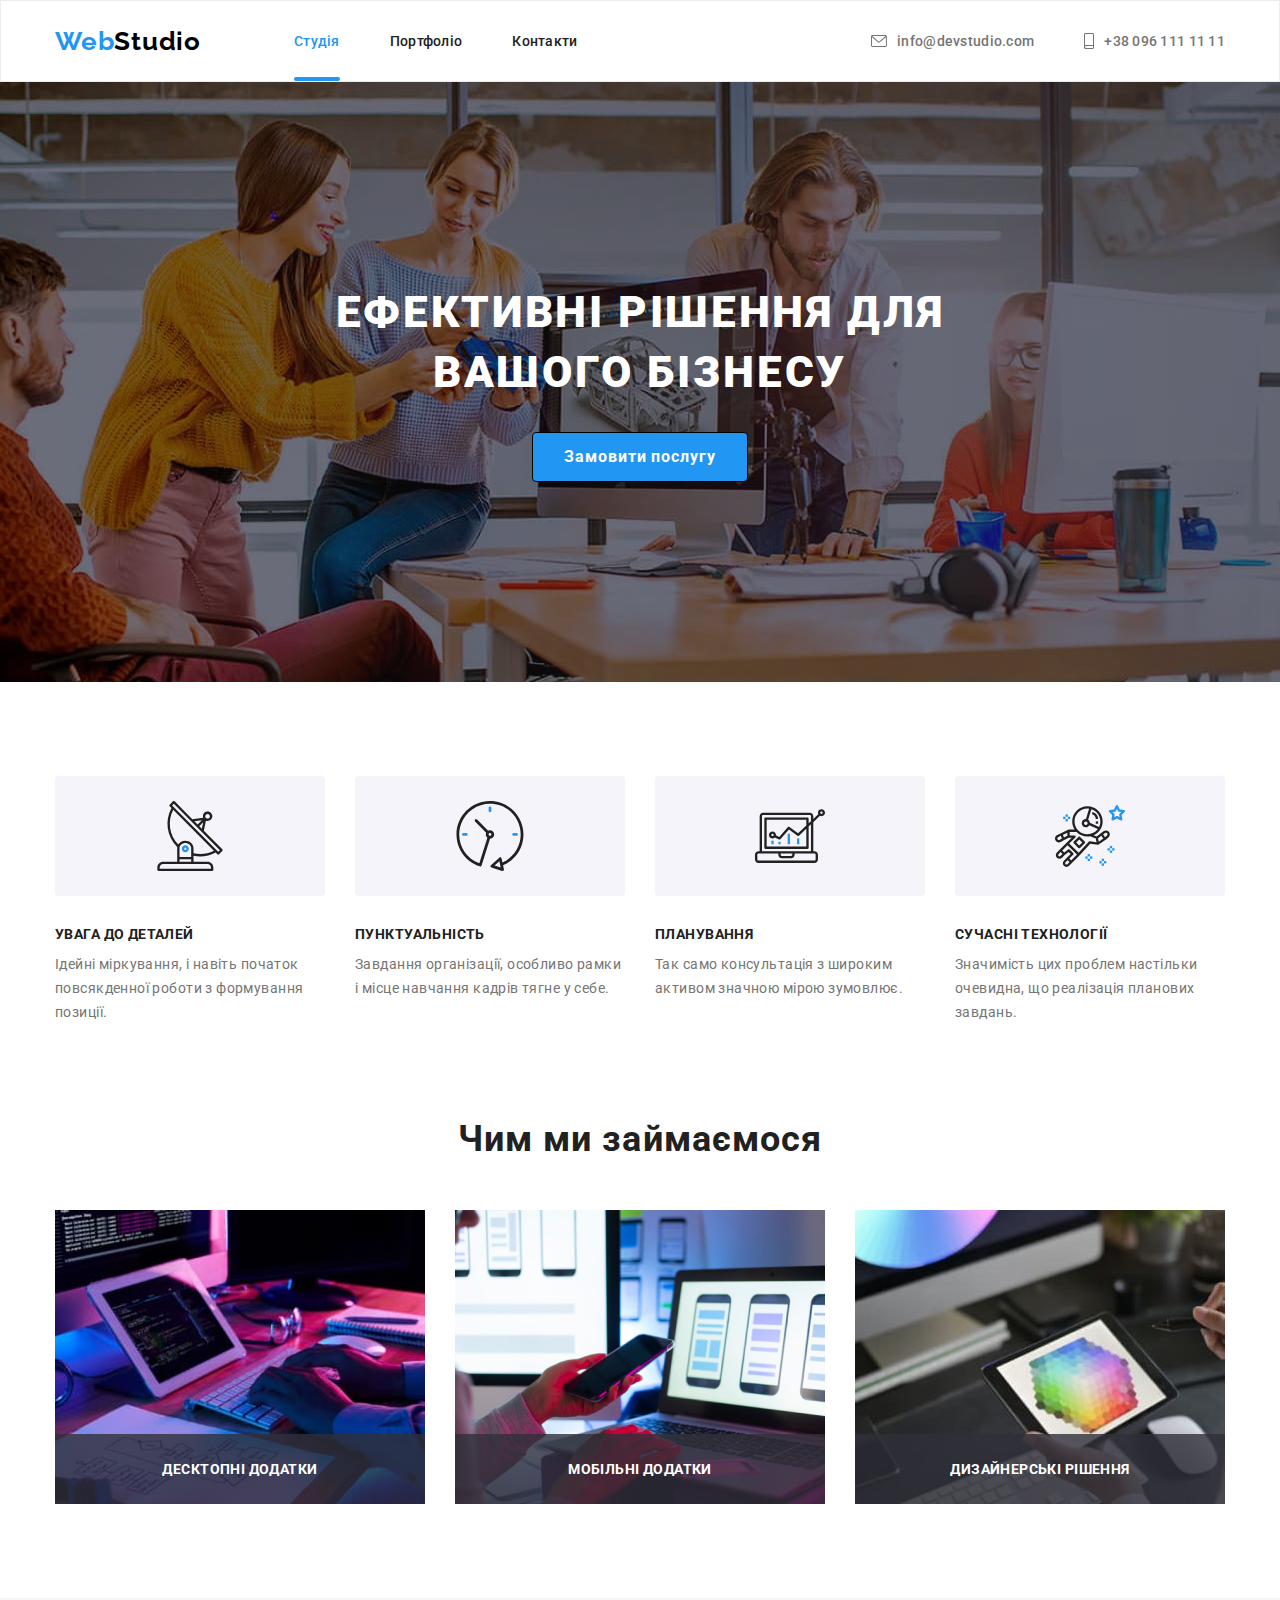
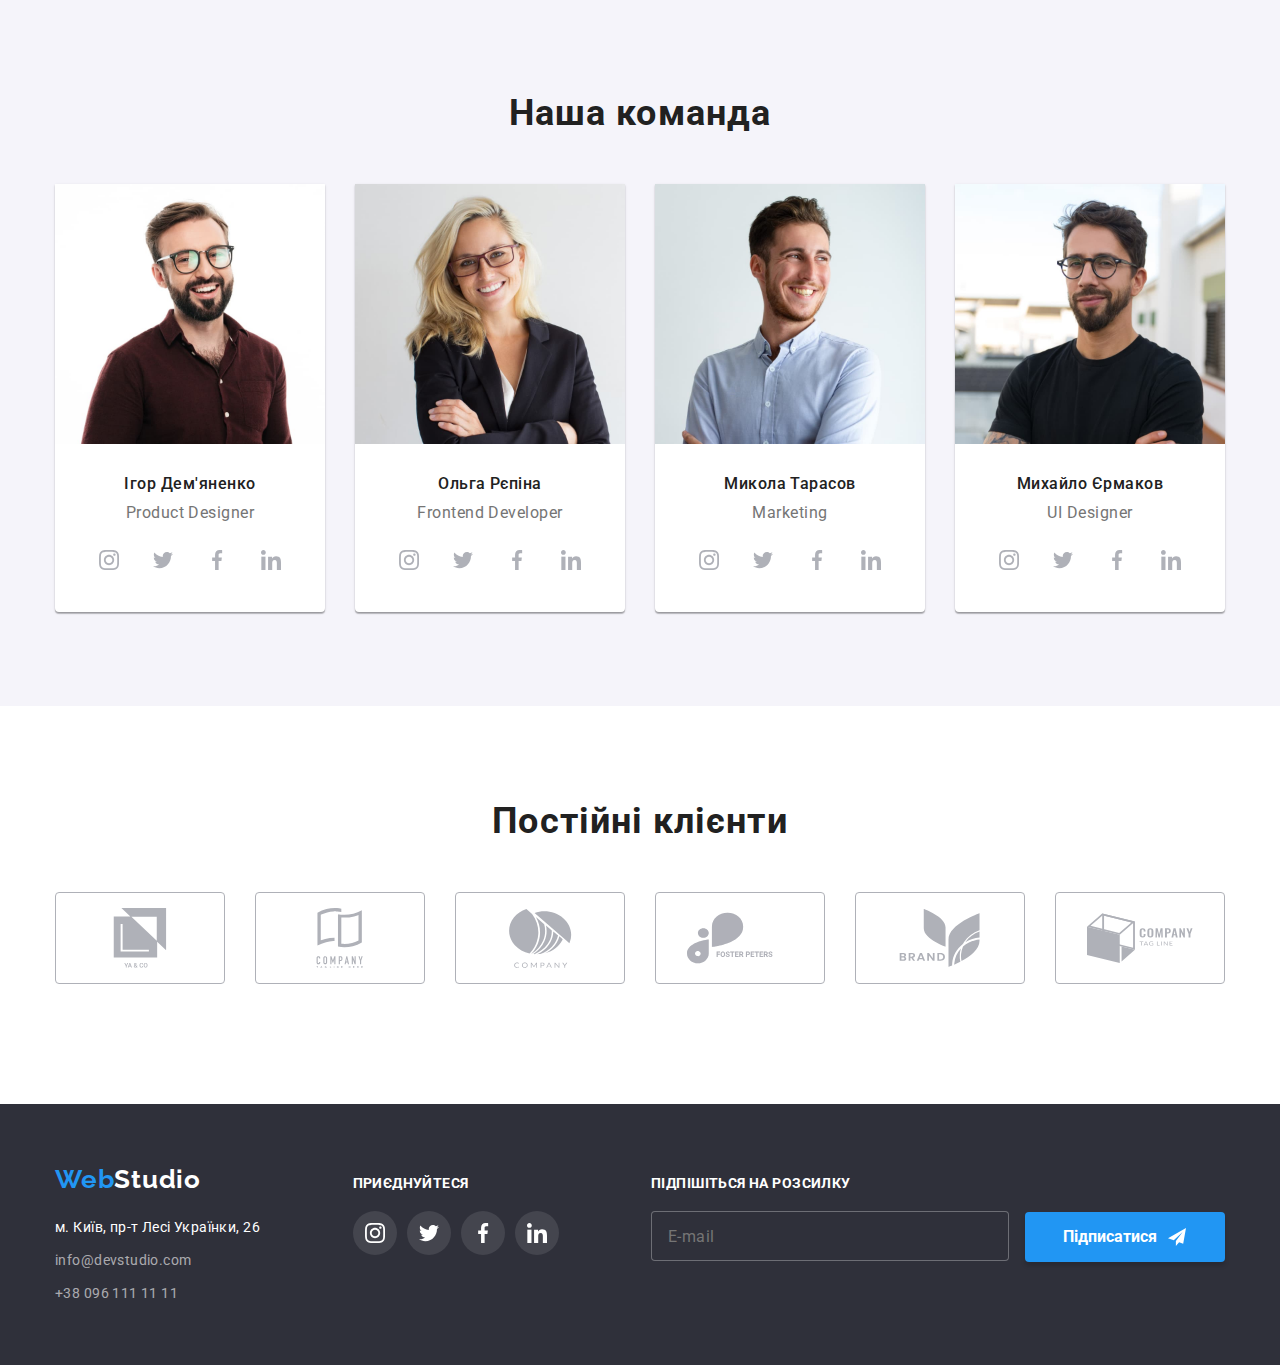
<file: index.html>
<!DOCTYPE html>
<html lang="uk">

<head>
  <meta charset="UTF-8" />
  <meta name="viewport" content="width=device-width, initial-scale=1.0" />
  <title>WebStudio</title>
  <link rel="preconnect" href="https://fonts.googleapis.com" />
  <link rel="preconnect" href="https://fonts.gstatic.com" crossorigin />
  <link href="https://fonts.googleapis.com/css2?family=Raleway:wght@700&family=Roboto:wght@400;500;700;900&display=swap"
    rel="stylesheet" />
  <link rel="stylesheet"
    href="https://cdnjs.cloudflare.com/ajax/libs/modern-normalize/1.1.0/modern-normalize.min.css" />
  <link rel="stylesheet" href="./css/main.min.css" />
</head>

<body>
  <!--капелюх сайту -->
  <header class="page-header">
    <div class="container">
      <div class="container-header">
        <nav class="page-nav">
          <a class="page-logo link" href="./index.html">Web<span class="studio-heder">Studio</span></a>
          <ul class="menu link list">
            <li class="menu__item"><a href="./index.html" class="menu__link link menu__link_current">Студія</a></li>
            <li class="menu__item"><a href="./portfolio.html" class="menu__link link">Портфоліо</a></li>
            <li class="menu__item"><a href="#" class="menu__link link">Контакти</a></li>
          </ul>
        </nav>
        <ul class="contact list">
          <li class="contact__item">
            <a class="contact__link link" href="mailto:info@devstudio.com">
              <svg class="contact__icon-envelope" width="16" height="12">
                <use href="./images/sprite1.svg#icon-envelope"></use>
              </svg>info@devstudio.com</a>
          </li>
          <li class="contact__item">
            <a class="contact__link link" href="tel:+380961111111">
              <svg class="contact__icon-smartphone" width="10" height="16">
                <use href="./images/sprite1.svg#icon-smartphone"></use>
              </svg>+38 096 111 11 11</a>
          </li>
        </ul>
      </div>
    </div>
  </header>
  <!-- основна частина сайту -->
  <main>
    <!-- хіроу-секція -->
    <section class="section hero">
      <h1 class="hero__title">Ефективні рішення для вашого бізнесу</h1>
      <button class="modal-open-btn" type="button" data-modal-open>Замовити послугу</button>
    </section>
    <!-- наші переваги -->
    <section class="section about">
      <div class="container">
        <h2 class="visually-hidden">Наші переваги</h2>
        <ul class="about-list list">
          <li class="about-item">
            <div class="wrapper">
              <svg class="icon-group" width="270" height="120">
                <use href="./images/sprite1.svg#icon-group1"></use>
              </svg>
            </div>
            <h3 class="about-title">УВАГА ДО ДЕТАЛЕЙ</h3>
            <p class="about-text">
              Ідейні міркування, і навіть початок повсякденної роботи з формування позиції.
            </p>
          </li>
          <li class="about-item">
            <div class="wrapper">
              <svg class="icon-group" width="270" height="120">
                <use href="./images/sprite1.svg#icon-group2"></use>
              </svg>
            </div>
            <h3 class="about-title">ПУНКТУАЛЬНІСТЬ</h3>
            <p class="about-text">
              Завдання організації, особливо рамки і місце навчання кадрів тягне у себе.
            </p>
          </li>
          <li class="about-item">
            <div class="wrapper">
              <svg class="icon-group" width="270" height="120">
                <use href="./images/sprite1.svg#icon-group3"></use>
              </svg>
            </div>
            <h3 class="about-title">ПЛАНУВАННЯ</h3>
            <p class="about-text">
              Так само консультація з широким активом значною мірою зумовлює.
            </p>
          </li>
          <li class="about-item">
            <div class="wrapper">
              <svg class="icon-group" width="270" height="120">
                <use href="./images/sprite1.svg#icon-group4"></use>
              </svg>
            </div>
            <h3 class="about-title">СУЧАСНІ ТЕХНОЛОГІЇ</h3>
            <p class="about-text">
              Значимість цих проблем настільки очевидна, що реалізація планових завдань.
            </p>
          </li>
        </ul>
      </div>
    </section>
    <!-- чим займаємось -->
    <section class="section work">
      <div class="container">
        <h2 class="section-title">Чим ми займаємося</h2>
        <ul class="work-list list">
          <li class="work-item">
            <img src="./images/work.imj/box1.jpg" alt="верстка" width="370" class="work-imj" />
            <p class="work-subtitle">десктопні додатки</p>
          </li>
          <li class="work-item">
            <img src="./images/work.imj/box2.jpg" alt="рука-з-телефоном" width="370" />
            <p class="work-subtitle">мобільні додатки</p>
          </li>
          <li class="work-item">
            <img src="./images/work.imj/box3.jpg" alt="рука-з-планшетом" width="370" />
            <p class="work-subtitle">дизайнерські рішення</p>
          </li>
        </ul>
      </div>
    </section>
    <!-- наша команда -->
    <section class="section section-team">
      <div class="container">
        <h2 class="section-title">Наша команда</h2>
        <ul class="team-list list">
          <li class="team-item">
            <img src="./images/team.imj/imj1.jpg" alt="фото-ігоря" width="270" height="260" />
            <h3 class="team-title">Ігор Дем'яненко</h3>
            <p class="team-text">Product Designer</p>
            <ul class="social-list list">
              <li class="social-item">
                <a href="https://www.instagram.com/" class="social-link">
                  <svg class="social-icon" width="20" height="20">
                    <use href="./images/sprite1.svg#icon-instagram"></use>
                  </svg>
                </a>
              </li>
              <li class="social-item">
                <a href="https://www.twitter.com/" class="social-link">
                  <svg class="social-icon" width="20" height="20">
                    <use href="./images/sprite1.svg#icon-twit"></use>
                  </svg>
                </a>
              </li>
              <li class="social-item">
                <a href="https://www.facebook.com/" class="social-link">
                  <svg class="social-icon" width="20" height="20">
                    <use href="./images/sprite1.svg#icon-faceb"></use>
                  </svg>
                </a>
              </li>
              <li class="social-item">
                <a href="https://www.linkedin.com/" class="social-link">
                  <svg class="social-icon" width="20" height="20">
                    <use href="./images/sprite1.svg#icon-linked"></use>
                  </svg>
                </a>
              </li>
            </ul>
          </li>
          <li class="team-item">
            <img src="./images/team.imj/imj2.jpg" alt="фото-ольги" width="270" height="260" />
            <h3 class="team-title">Ольга Рєпіна</h3>
            <p class="team-text">Frontend Developer</p>
            <ul class="social-list list">
              <li class="social-item">
                <a href="https://www.instagram.com/" class="social-link">
                  <svg class="social-icon" width="20" height="20">
                    <use href="./images/sprite1.svg#icon-instagram"></use>
                  </svg>
                </a>
              </li>
              <li class="social-item">
                <a href="https://www.twitter.com/" class="social-link">
                  <svg class="social-icon" width="20" height="20">
                    <use href="./images/sprite1.svg#icon-twit"></use>
                  </svg>
                </a>
              </li>
              <li class="social-item">
                <a href="https://www.facebook.com/" class="social-link">
                  <svg class="social-icon" width="20" height="20">
                    <use href="./images/sprite1.svg#icon-faceb"></use>
                  </svg>
                </a>
              </li>
              <li class="social-item">
                <a href="https://www.linkedin.com/" class="social-link">
                  <svg class="social-icon" width="20" height="20">
                    <use href="./images/sprite1.svg#icon-linked"></use>
                  </svg>
                </a>
              </li>
            </ul>
          </li>
          <li class="team-item">
            <img src="./images/team.imj/imj3.jpg" alt="фото-миколи" width="270" height="260" />
            <h3 class="team-title">Микола Тарасов</h3>
            <p class="team-text">Marketing</p>
            <ul class="social-list list">
              <li class="social-item">
                <a href="https://www.instagram.com/" class="social-link">
                  <svg class="social-icon" width="20" height="20">
                    <use href="./images/sprite1.svg#icon-instagram"></use>
                  </svg>
                </a>
              </li>
              <li class="social-item">
                <a href="https://www.twitter.com/" class="social-link">
                  <svg class="social-icon" width="20" height="20">
                    <use href="./images/sprite1.svg#icon-twit"></use>
                  </svg>
                </a>
              </li>
              <li class="social-item">
                <a href="https://www.facebook.com/" class="social-link">
                  <svg class="social-icon" width="20" height="20">
                    <use href="./images/sprite1.svg#icon-faceb"></use>
                  </svg>
                </a>
              </li>
              <li class="social-item">
                <a href="https://www.linkedin.com/" class="social-link">
                  <svg class="social-icon" width="20" height="20">
                    <use href="./images/sprite1.svg#icon-linked"></use>
                  </svg>
                </a>
              </li>
            </ul>
          </li>
          <li class="team-item">
            <img src="./images/team.imj/imj4.jpg" alt="фото-михайла" width="270" height="260" />
            <h3 class="team-title">Михайло Єрмаков</h3>
            <p class="team-text">UI Designer</p>
            <ul class="social-list list">
              <li class="social-item">
                <a href="https://www.instagram.com/" class="social-link">
                  <svg class="social-icon" width="20" height="20">
                    <use href="./images/sprite1.svg#icon-instagram"></use>
                  </svg>
                </a>
              </li>
              <li class="social-item">
                <a href="https://www.twitter.com/" class="social-link">
                  <svg class="social-icon" width="20" height="20">
                    <use href="./images/sprite1.svg#icon-twit"></use>
                  </svg>
                </a>
              </li>
              <li class="social-item">
                <a href="https://www.facebook.com/" class="social-link">
                  <svg class="social-icon" width="20" height="20">
                    <use href="./images/sprite1.svg#icon-faceb"></use>
                  </svg>
                </a>
              </li>
              <li class="social-item">
                <a href="https://www.linkedin.com/" class="social-link">
                  <svg class="social-icon" width="20" height="20">
                    <use href="./images/sprite1.svg#icon-linked"></use>
                  </svg>
                </a>
              </li>
            </ul>
          </li>
        </ul>
      </div>
    </section>
    <!-- постійні клієнти -->
    <section>
      <div class="container container-clients">
        <h2 class="section-title">Постійні клієнти</h2>
        <ul class="clients-list list">
          <li class="clients-item">
            <a href="#" class="clients-link">
              <svg class="clients-icon" width="106" height="60">
                <use href="./images/sprite1.svg#icon-logo1"></use>
              </svg>
            </a>
          </li>
          <li class="clients-item">
            <a href="#" class="clients-link">
              <svg class="clients-icon" width="106" height="60">
                <use href="./images/sprite1.svg#icon-logo2"></use>
              </svg>
            </a>
          </li>
          <li class="clients-item">
            <a href="#" class="clients-link">
              <svg class="clients-icon" width="106" height="60">
                <use href="./images/sprite1.svg#icon-logo3"></use>
              </svg>
            </a>
          </li>
          <li class="clients-item">
            <a href="#" class="clients-link">
              <svg class="clients-icon" width="106" height="60">
                <use href="./images/sprite1.svg#icon-logo4"></use>
              </svg>
            </a>
          </li>
          <li class="clients-item">
            <a href="#" class="clients-link">
              <svg class="clients-icon" width="106" height="60">
                <use href="./images/sprite1.svg#icon-logo5"></use>
              </svg>
            </a>
          </li>
          <li class="clients-item">
            <a href="#" class="clients-link">
              <svg class="clients-icon" width="106" height="60">
                <use href="./images/sprite1.svg#icon-logo6"></use>
              </svg>
            </a>
          </li>
        </ul>
      </div>
    </section>
  </main>
  <!-- підвал сайту -->
  <footer class="page-footer">
    <div class="container container-footer">
      <div class="container-adress">
        <a class="page-logo link" href="./index.html">Web<span class="studio-footer">Studio</span></a>
        <address>
          <ul class="footer-list list">
            <li class="item">
              <a class="maps-link link" href="https://goo.gl/maps/UB6AEVRSJyCPaivi9" target="_blank"
                rel="noreferer noopener nofollow">
                м. Київ, пр-т Лесі Українки, 26</a>
            </li>
            <li class="item">
              <a class="menu-link link" href="mailto:info@devstudio.com">info@devstudio.com</a>
            </li>
            <li class="item">
              <a class="menu-link link" href="tel:+380961111111">+38 096 111 11 11</a>
            </li>
          </ul>
        </address>
      </div>
      <div class="container-footer-social-link">
        <p class="social-link-text">приєднуйтеся</p>
        <ul class="social-list-footer list">
          <li class="social-item-footer">
            <a href="https://www.instagram.com/" class="social-link-footer">
              <svg class="social-icon-footer" width="20" height="20">
                <use href="./images/sprite1.svg#icon-instagram"></use>
              </svg>
            </a>
          </li>
          <li class="social-item-footer">
            <a href="https://www.twitter.com/" class="social-link-footer">
              <svg class="social-icon-footer" width="20" height="20">
                <use href="./images/sprite1.svg#icon-twit"></use>
              </svg>
            </a>
          </li>
          <li class="social-item-footer">
            <a href="https://www.facebook.com/" class="social-link-footer">
              <svg class="social-icon-footer" width="20" height="20">
                <use href="./images/sprite1.svg#icon-faceb"></use>
              </svg>
            </a>
          </li>
          <li class="social-item-footer">
            <a href="https://www.linkedin.com/" class="social-link-footer">
              <svg class="social-icon-footer" width="20" height="20">
                <use href="./images/sprite1.svg#icon-linked"></use>
              </svg>
            </a>
          </li>
        </ul>
      </div>
      <div class="container-footer-form">
        <p class="form-text">підпішіться на розсилку</p>
        <form class="footer-form">
          <label>
            <input type="email" name="email" placeholder="E-mail" required class="footer-form-input" />
          </label>
          <button type="submit" class="footer-form-btn">
            Підписатися
            <svg class="footer-btn-icon" width="20" height="18">
              <use href="./images/sprite1.svg#icon-send"></use>
            </svg>
          </button>
        </form>
      </div>
    </div>
  </footer>
  <!--бєкдроп -->
  <div class="backdrop is-hidden" data-modal>
    <div class="modal-window">
      <button type="button" class="modal-close-btn" data-modal-close>
        <svg class="modal-close-icon" width="18" height="18">
          <use href="./images/sprite1.svg#icon-close"></use>
        </svg>
      </button>
      <p class="modal-window-text">Залиште свої дані, ми вам передзвонимо</p>
      <form class="modal-form">
        <label class="modal-form-field"><span class="modal-form-field-desc">Ім'я</span>
          <span class="modal-form-input-wrapper">
            <input type="text" name="user-name" required pattern="[a-zA-Zа-яА-ЯіІїЇ]+" class="modal-form-input" /><svg
              class="modal-form-input-icon" width="12" height="12">
              <use href="./images/sprite1.svg#icon-person"></use>
            </svg>
          </span>
        </label>
        <label class="modal-form-field"><span class="modal-form-field-desc">Телефон</span>
          <span class="modal-form-input-wrapper">
            <input type="tel" name="user-phon" required pattern="[(0-9)(3)-(0-9)(3)-(0-9)(2)-(0-9)(2)]"
              title="xxx-xxx-xx-xx" class="modal-form-input" /><svg class="modal-form-input-icon" width="18"
              height="18">
              <use href="./images/sprite1.svg#icon-phone"></use>
            </svg>
          </span>
        </label>
        <label class="modal-form-field"><span class="modal-form-field-desc">Пошта</span>
          <span class="modal-form-input-wrapper">
            <input type="email" name="user-mail" required class="modal-form-input" /><svg class="modal-form-input-icon"
              width="18" height="18">
              <use href="./images/sprite1.svg#icon-email-black"></use>
            </svg>
          </span>
        </label>
        <label class="modal-form-field-coment">
          <span class="modal-form-field-desc">Коментар</span>
          <textarea class="modal-form-message" name="user-message" placeholder="Введіть текст"></textarea>
        </label>
        <label class="modal-form-field-check">
          <input type="checkbox" name="user-policy" required class="modal-form-check" />
          <svg class="modal-form-own-checkbox">
            <use href="./images/sprite1.svg#icon-check" class="modal-form-checkbox-icon"></use>
          </svg>
          Погоджуюся з розсилкою та приймаю&nbsp;
          <a class="modal-form-check-link" href="">Умови договору</a>
        </label>
        <button class="modal-button-submit">Відправити</button>
      </form>
    </div>
  </div>
  <script src="./js/modal.js"></script>
</body>

</html>
</file>
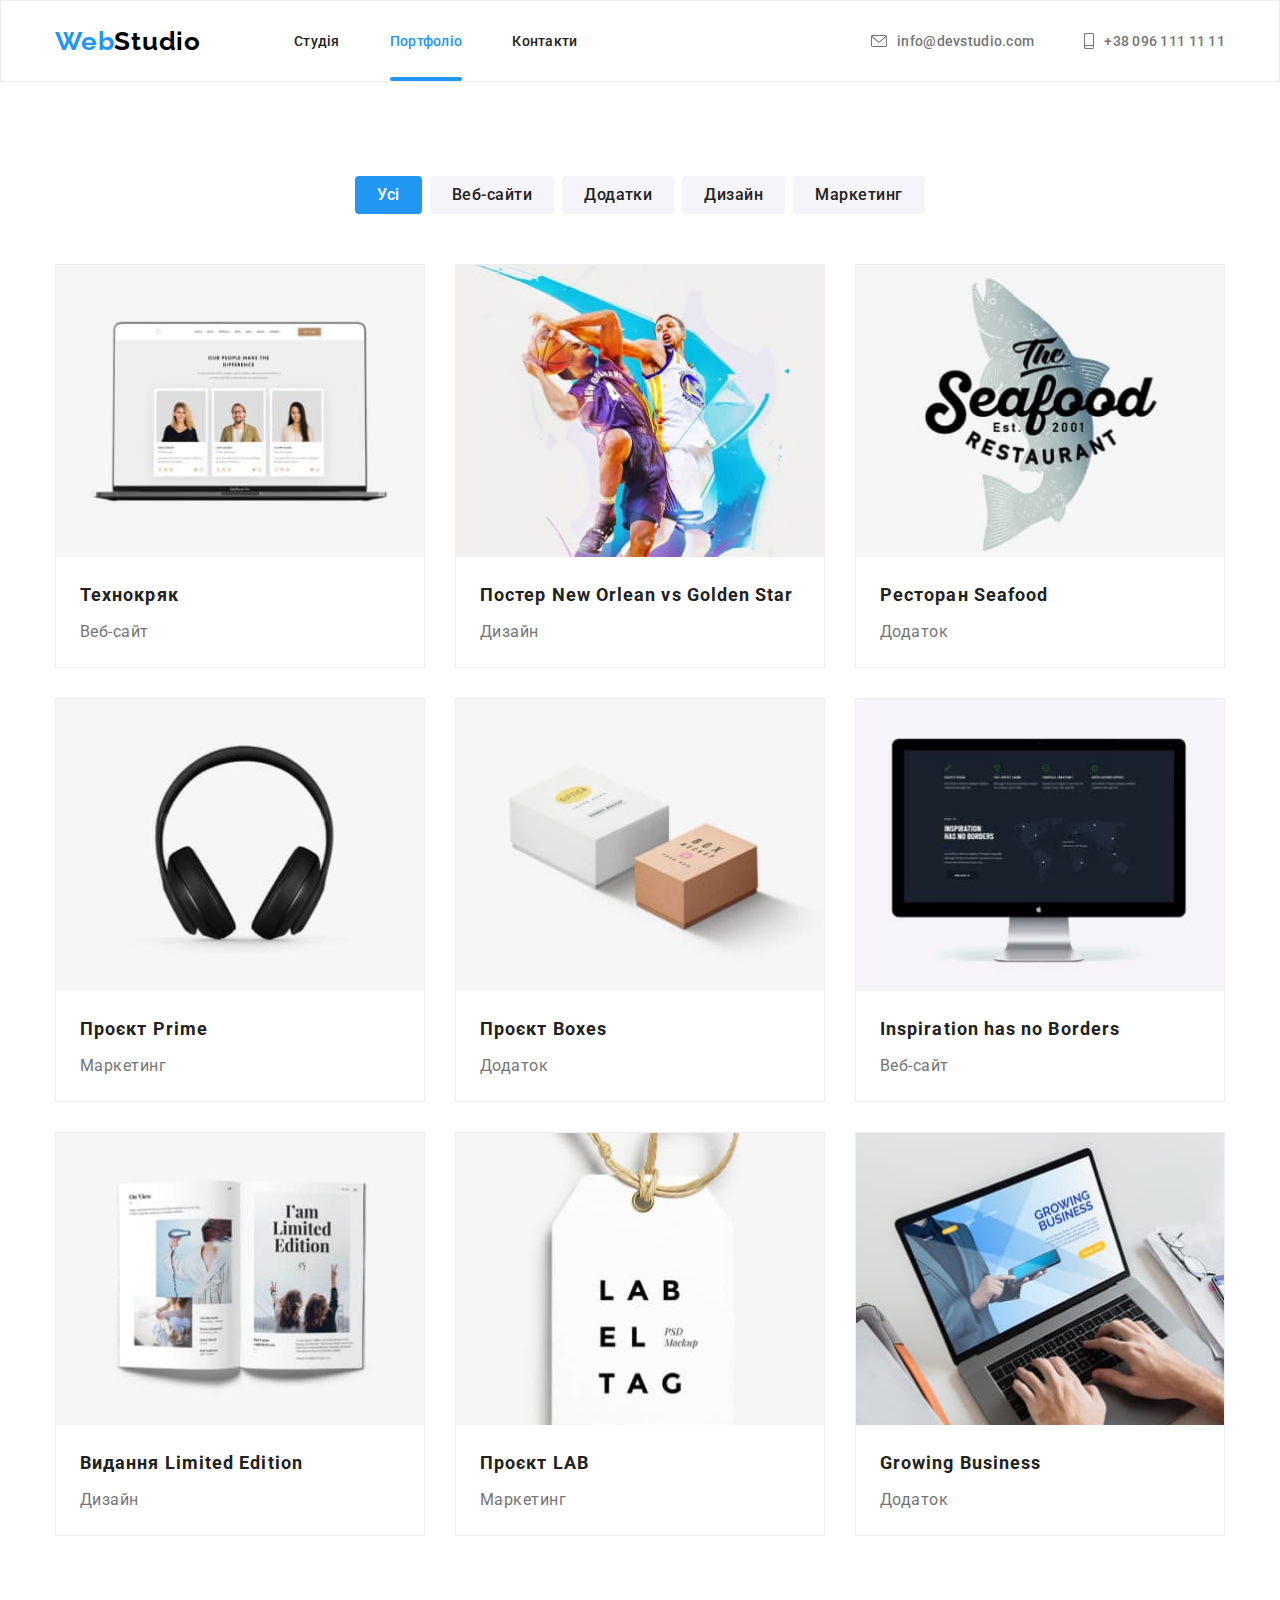
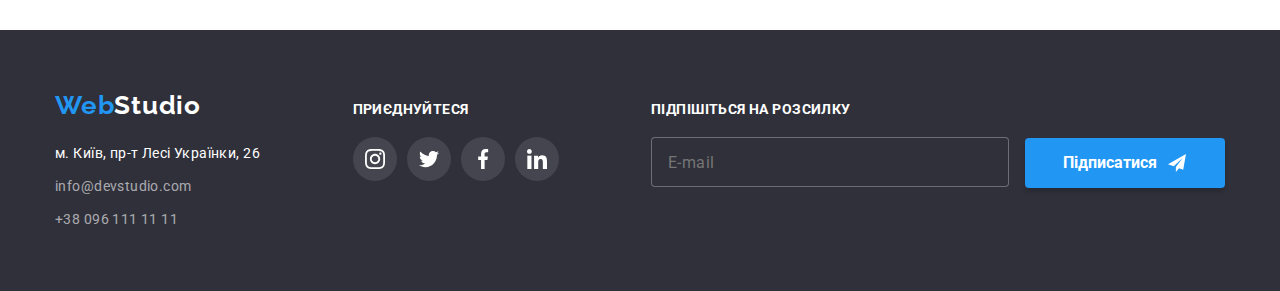
<file: portfolio.html>
<!DOCTYPE html>
<html lang="uk">

<head>
  <meta charset="UTF-8" />
  <meta http-equiv="X-UA-Compatible" content="IE=edge" />
  <meta name="viewport" content="width=device-width, initial-scale=1.0" />
  <title>Портфоліо</title>
  <link rel="preconnect" href="https://fonts.googleapis.com" />
  <link rel="preconnect" href="https://fonts.gstatic.com" crossorigin />
  <link href="https://fonts.googleapis.com/css2?family=Raleway:wght@700&family=Roboto:wght@400;500;700;900&display=swap"
    rel="stylesheet" />
  <link rel="stylesheet"
    href="https://cdnjs.cloudflare.com/ajax/libs/modern-normalize/1.1.0/modern-normalize.min.css" />
  <link rel="stylesheet" href="./css/main.min.css" />
</head>

<body>
  <!--капелюх сайту -->
  <header class="page-header">
    <div class="container">
      <div class="container-header">
        <nav class="page-nav">
          <a class="page-logo link" href="./index.html">Web<span class="studio-heder">Studio</span></a>
          <ul class="menu link list">
            <li class="menu__item"><a href="./index.html" class="menu__link link">Студія</a></li>
            <li class="menu__item">
              <a href="./portfolio.html" class="menu__link link menu__link_current">Портфоліо</a>
            </li>
            <li class="menu__item"><a href="#" class="menu__link link">Контакти</a></li>
          </ul>
        </nav>
        <ul class="contact list">
          <li class="contact__item">
            <a class="contact__link link" href="mailto:info@devstudio.com"><svg class="contact__icon-envelope"
                width="16" height="12">
                <use href="./images/sprite1.svg#icon-envelope"></use>
              </svg>info@devstudio.com</a>
          </li>
          <li class="contact-item">
            <a class="contact__link link" href="tel:+380961111111">
              <svg class="contact__icon-smartphone" width="10" height="16">
                <use href="./images/sprite1.svg#icon-smartphone"></use>
              </svg>+38 096 111 11 11</a>
          </li>
        </ul>
      </div>
    </div>
  </header>
  <main>
    <!-- основна частина портфоліо -->
    <section class="section">
      <div class="container">
        <h1 class="visually-hidden">Наша робота</h1>
        <ul class="filter-list list">
          <li class="item"><button type="button" class="filter-btn current">Усі</button></li>
          <li class="item"><button type="button" class="filter-btn">Веб-сайти</button></li>
          <li class="item"><button type="button" class="filter-btn">Додатки</button></li>
          <li class="item"><button type="button" class="filter-btn">Дизайн</button></li>
          <li class="item"><button type="button" class="filter-btn">Маркетинг</button></li>
        </ul>
        <ul class="card-list list">
          <li class="card-item">
            <a class="card-link link" href="#">
              <div class="overlay-wrapper">
                <img class="card-icon" src="./images/filter-card.imj/imj5.jpg" alt="монітор-з-фото" width="370" />
                <p class="overlay">
                  Ресурс пропонує комплексні пропозиції з різним рівнем функціоналу та сервісів.
                  Все це дозволить відвідувачу отримати вичерпні відомості про компанію чи
                  приватну особу.
                </p>
              </div>
              <div class="container-card">
                <h2 class="card-title">Технокряк</h2>
                <p class="text">Веб-сайт</p>
              </div>
            </a>
          </li>
          <li class="card-item">
            <a class="card-link link" href="#">
              <div class="overlay-wrapper">
                <img class="card-icon" src="./images/filter-card.imj/imj6.jpg" alt="баскетболісти" width="370" />
                <p class="overlay">
                  Ресурс пропонує комплексні пропозиції з різним рівнем функціоналу та сервісів.
                  Все це дозволить відвідувачу отримати вичерпні відомості про компанію чи
                  приватну особу.
                </p>
              </div>
              <div class="container-card">
                <h2 class="card-title">Постер New Orlean vs Golden Star</h2>
                <p class="text">Дизайн</p>
              </div>
            </a>
          </li>
          <li class="card-item">
            <a class="card-link link" href="#">
              <div class="overlay-wrapper">
                <img class="card-icon" src="./images/filter-card.imj/imj7.jpg" alt="лого-ресторана" width="370" />
                <p class="overlay">
                  Ресурс пропонує комплексні пропозиції з різним рівнем функціоналу та сервісів.
                  Все це дозволить відвідувачу отримати вичерпні відомості про компанію чи
                  приватну особу.
                </p>
              </div>
              <div class="container-card">
                <h2 class="card-title">Ресторан Seafood</h2>
                <p class="text">Додаток</p>
              </div>
            </a>
          </li>
          <li class="card-item">
            <a class="card-link link" href="#">
              <div class="overlay-wrapper">
                <img class="card-icon" src="./images/filter-card.imj/imj8.jpg" alt="навушники" width="370" />
                <p class="overlay">
                  Ресурс пропонує комплексні пропозиції з різним рівнем функціоналу та сервісів.
                  Все це дозволить відвідувачу отримати вичерпні відомості про компанію чи
                  приватну особу.
                </p>
              </div>
              <div class="container-card">
                <h2 class="card-title">Проєкт Prime</h2>
                <p class="text">Маркетинг</p>
              </div>
            </a>
          </li>
          <li class="card-item">
            <a class="card-link link" href="#">
              <div class="overlay-wrapper">
                <img class="card-icon" src="./images/filter-card.imj/imj9.jpg" alt="два-бокси" width="370" />
                <p class="overlay">
                  Ресурс пропонує комплексні пропозиції з різним рівнем функціоналу та сервісів.
                  Все це дозволить відвідувачу отримати вичерпні відомості про компанію чи
                  приватну особу.
                </p>
              </div>
              <div class="container-card">
                <h2 class="card-title">Проєкт Boxes</h2>
                <p class="text">Додаток</p>
              </div>
            </a>
          </li>
          <li class="card-item">
            <a class="card-link link" href="#">
              <div class="overlay-wrapper">
                <img class="card-icon" src="./images/filter-card.imj/imj10.jpg" alt="монітор-з-навігацією"
                  width="370" />
                <p class="overlay">
                  Ресурс пропонує комплексні пропозиції з різним рівнем функціоналу та сервісів.
                  Все це дозволить відвідувачу отримати вичерпні відомості про компанію чи
                  приватну особу.
                </p>
              </div>
              <div class="container-card">
                <h2 class="card-title">Inspiration has no Borders</h2>
                <p class="text">Веб-сайт</p>
              </div>
            </a>
          </li>
          <li class="card-item">
            <a class="card-link link" href="#">
              <div class="overlay-wrapper">
                <img class="card-icon" src="./images/filter-card.imj/imj11.jpg" alt="розгорнутий-буклет" width="370" />
                <p class="overlay">
                  Ресурс пропонує комплексні пропозиції з різним рівнем функціоналу та сервісів.
                  Все це дозволить відвідувачу отримати вичерпні відомості про компанію чи
                  приватну особу.
                </p>
              </div>
              <div class="container-card">
                <h2 class="card-title">Видання Limited Edition</h2>
                <p class="text">Дизайн</p>
              </div>
            </a>
          </li>
          <li class="card-item">
            <a class="card-link link" href="#">
              <div class="overlay-wrapper">
                <img class="card-icon" src="./images/filter-card.imj/imj12.jpg" alt="бірка-на-мотузці" width="370" />
                <p class="overlay">
                  Ресурс пропонує комплексні пропозиції з різним рівнем функціоналу та сервісів.
                  Все це дозволить відвідувачу отримати вичерпні відомості про компанію чи
                  приватну особу.
                </p>
              </div>
              <div class="container-card">
                <h2 class="card-title">Проєкт LAB</h2>
                <p class="text">Маркетинг</p>
              </div>
            </a>
          </li>
          <li class="card-item">
            <a class="card-link link" href="#">
              <div class="overlay-wrapper">
                <img class="card-icon" src="./images/filter-card.imj/imj13.jpg" alt="робота-на-ноуті" width="370" />
                <p class="overlay">
                  Ресурс пропонує комплексні пропозиції з різним рівнем функціоналу та сервісів.
                  Все це дозволить відвідувачу отримати вичерпні відомості про компанію чи
                  приватну особу.
                </p>
              </div>
              <div class="container-card">
                <h2 class="card-title">Growing Business</h2>
                <p class="text">Додаток</p>
              </div>
            </a>
          </li>
        </ul>
      </div>
    </section>
  </main>
  <!-- підвал сайту -->
  <footer class="page-footer">
    <div class="container container-footer">
      <div class="container-adress">
        <a class="page-logo link" href="./index.html">Web<span class="studio-footer">Studio</span></a>
        <address>
          <ul class="footer-list list">
            <li class="item">
              <a class="maps-link link" href="https://goo.gl/maps/UB6AEVRSJyCPaivi9" target="_blank"
                rel="noreferer noopener nofollow">
                м. Київ, пр-т Лесі Українки, 26</a>
            </li>
            <li class="item">
              <a class="menu-link link" href="mailto:info@devstudio.com">info@devstudio.com</a>
            </li>
            <li class="item">
              <a class="menu-link link" href="tel:+380961111111">+38 096 111 11 11</a>
            </li>
          </ul>
        </address>
      </div>
      <div class="container-footer-social-link">
        <p class="social-link-text">приєднуйтеся</p>
        <ul class="social-list-footer list">
          <li class="social-item-footer">
            <a href="https://www.instagram.com/" class="social-link-footer">
              <svg class="social-icon-footer" width="20" height="20">
                <use href="./images/sprite1.svg#icon-instagram"></use>
              </svg>
            </a>
          </li>
          <li class="social-item-footer">
            <a href="https://www.twitter.com/" class="social-link-footer">
              <svg class="social-icon-footer" width="20" height="20">
                <use href="./images/sprite1.svg#icon-twit"></use>
              </svg>
            </a>
          </li>
          <li class="social-item-footer">
            <a href="https://www.facebook.com/" class="social-link-footer">
              <svg class="social-icon-footer" width="20" height="20">
                <use href="./images/sprite1.svg#icon-faceb"></use>
              </svg>
            </a>
          </li>
          <li class="social-item-footer">
            <a href="https://www.linkedin.com/" class="social-link-footer">
              <svg class="social-icon-footer" width="20" height="20">
                <use href="./images/sprite1.svg#icon-linked"></use>
              </svg>
            </a>
          </li>
        </ul>
      </div>
      <div class="container-footer-form">
        <p class="form-text">підпішіться на розсилку</p>
        <form class="footer-form">
          <label>
            <input type="email" name="email" placeholder="E-mail" required class="footer-form-input" />
          </label>
          <button type="submit" class="footer-form-btn">
            Підписатися
            <svg class="footer-btn-icon" width="20" height="18">
              <use href="./images/sprite1.svg#icon-send"></use>
            </svg>
          </button>
        </form>
      </div>
    </div>
  </footer>
</body>

</html>
</file>
<file: css/main.min.css>
:root{--accent-color: #2196f3;--background-color: #ffffff;--color: #757575;--title-text-color: #212121;--footer-link-color: rgba(255, 255, 255, 0.6);--footer-color: #2f303a;--secondary-background-color: #f5f4fa;--border-color: #ececec;--social-links-color: #afb1b8;--transition-dur-and-funk: 250ms cubic-bezier(0.4, 0, 0.2, 1)}.social-link-footer,.social-list-footer,.clients-link,.social-link,.social-list,.modal-close-btn{display:flex;justify-content:center;align-items:center}.visually-hidden{position:absolute;white-space:nowrap;width:1px;height:1px;overflow:hidden;border:0;padding:0;clip:rect(0 0 0 0);clip-path:inset(50%);margin:-1px}.link{text-decoration:none}.list{list-style:none;padding:0}img{display:block}button{cursor:pointer;font-family:inherit;border:1px rgba(0,0,0,0);border-radius:4px}address{font-style:inherit}h1,h2,h3,p,ul{margin-top:0;margin-bottom:0}body{margin:0;font-family:"Roboto",sans-serif;color:var(--color);background-color:var(--background-color)}.section{padding-top:94px;padding-bottom:94px}.container{width:1200px;padding-left:15px;padding-right:15px;margin-left:auto;margin-right:auto}.modal-open-btn{min-width:216px;height:50px;padding-left:10px;padding-right:10px;color:var(--background-color);background-color:var(--accent-color);font-size:16px;font-weight:700;line-height:1.875;letter-spacing:.06em;text-align:center;border-radius:4px;border:1px solid #000}.modal-open-btn:hover,.modal-open-btn:focus{box-shadow:0px 4px 4px rgba(0,0,0,.15)}.contact{display:flex;align-items:center;margin-left:auto;color:var(--color);font-family:"Roboto",sans-serif;font-size:14px;font-weight:500;line-height:1.1428571429;letter-spacing:.02em;transition:color var(--transition-dur-and-funk)}.contact .contact__item:not(:last-child){margin-right:50px}.contact__link{display:flex;align-items:center;padding-top:32px;padding-bottom:32px;color:var(--color);font-family:"Roboto",sans-serif;font-size:14px;font-weight:500;line-height:1.1428571429;letter-spacing:.02em;transition:color var(--transition-dur-and-funk)}.contact__link:hover,.contact__link:focus{color:var(--accent-color)}.contact__icon-envelope{width:16px;height:12px;margin-right:10px;fill:currentColor}.contact__icon-smartphone{width:10px;height:16px;margin-right:10px;fill:currentColor}.section-title{margin-bottom:50px;color:var(--title-text-color);font-size:36px;font-weight:700;line-height:1.1666666667;letter-spacing:.03em;text-align:center}.page-logo{color:var(--accent-color);font-family:"Raleway",sans-serif;font-size:26px;font-weight:700;line-height:1.1923076923;letter-spacing:.03em}.backdrop{position:fixed;top:0;left:0;width:100%;height:100%;z-index:100;background-color:rgba(0,0,0,.1);transition:opacity 500ms ease,visibility 1000ms ease}.backdrop.is-hidden{visibility:hidden;opacity:0;pointer-events:none}.modal-window{position:absolute;width:528px;height:581px;padding:40px;background-color:var(--background-color);box-shadow:0px 1px 3px rgba(0,0,0,.12),0px 1px 1px rgba(0,0,0,.14),0px 2px 1px rgba(0,0,0,.2);border-radius:4px;top:50%;left:50%;transform:translate(-50%, -50%)}.modal-close-btn{position:absolute;width:30px;height:30px;padding:0;top:7px;right:4px;border:1px solid rgba(0,0,0,.1);border-radius:50%;background-color:rgba(0,0,0,0)}.modal-close-btn:hover,.modal-close-btn:focus{fill:var(--accent-color)}.modal-window-text{margin-bottom:12px;font-size:20px;font-weight:700;line-height:1.15;letter-spacing:.03em;text-align:center;color:var(--title-text-color)}.modal-form{display:flex;flex-direction:column}.modal-form-field{margin-bottom:10px}.modal-form-field-coment{margin-bottom:20px}.modal-form-input{width:100%;height:40px;padding-left:42px;color:#000;border:1px solid rgba(33,33,33,.2);border-radius:4px;cursor:pointer;transition:border-color var(--transition-dur-and-funk)}.modal-form-input:focus{outline:none;border-color:var(--accent-color)}.modal-form-field-desc{display:block;margin-bottom:4px;font-size:12px;font-weight:400;line-height:1.1666666667;letter-spacing:.01em;color:var(--color)}.modal-form-message{display:block;width:100%;height:120px;padding:12px 16px;resize:none;cursor:pointer;border:1px solid rgba(33,33,33,.2);border-radius:4px;transition:border-color var(--transition-dur-and-funk)}.modal-form-message::placeholder{color:rgba(117,117,117,.5);font-size:12px;font-weight:400;line-height:1.1666666667;letter-spacing:.01em}.modal-form-message:focus{border-color:var(--accent-color);outline:none}.modal-form-input-wrapper{position:relative;display:block}.modal-form-input-icon{position:absolute;display:block;top:50%;left:12px;transform:translateY(-50%);transition:fill var(--transition-dur-and-funk)}.modal-form-input:focus+.modal-form-input-icon{fill:var(--accent-color)}.modal-form-field-check{display:flex;justify-content:center;align-items:baseline;margin-bottom:30px}.modal-form-check-link{font-size:14px;font-weight:400;line-height:1.7142857143;letter-spacing:.03em;text-decoration-line:underline;color:var(--accent-color)}.modal-form-check{position:absolute;appearance:none}.modal-form-own-checkbox{width:16px;height:15px;margin-right:8px;border:2px solid var(--title-text-color);border-radius:2px;cursor:pointer}.modal-form-check:checked+.modal-form-own-checkbox{background-color:var(--accent-color);border-color:var(--accent-color);box-shadow:0px 4px 4px rgba(0,0,0,.25)}.modal-form-check:focus+.modal-form-own-checkbox{box-shadow:0 0 0 2px var(--accent-color)}.modal-form-checkbox-icon{display:none;fill:var(--background-color)}.modal-form-check:checked+.modal-form-own-checkbox .modal-form-checkbox-icon{display:block}.modal-button-submit{min-width:200px;min-height:50px;align-self:center;color:var(--background-color);background-color:var(--accent-color);font-size:16px;font-weight:700;line-height:1.875;letter-spacing:.06em;box-shadow:0px 1px 3px rgba(0,0,0,.12),0px 1px 1px rgba(0,0,0,.14),0px 2px 1px rgba(0,0,0,.2);border-radius:4px}.page-header{background-color:var(--background-color);border:1px solid var(--border-color)}.container-header{display:flex;align-items:center}.page-nav{display:flex;align-items:center}.studio-heder{color:#000}.menu{display:flex;margin-left:93px}.menu .menu__item+.menu__item{margin-left:50px}.menu__link{display:inline-block;padding-top:32px;padding-bottom:32px;position:relative;color:var(--title-text-color);font-size:14px;font-weight:500;line-height:1.1428571429;letter-spacing:.02em;transition:color var(--transition-dur-and-funk)}.menu__link:hover,.menu__link:focus{color:var(--accent-color)}.menu__link_current{color:var(--accent-color)}.menu__link_current::after{content:"";position:absolute;width:100%;height:4px;border-radius:2px;background-color:var(--accent-color);bottom:0;left:0}.hero{max-width:1600px;height:600px;margin:0 auto;padding:200px 0;background-image:linear-gradient(to right, rgba(0, 0, 0, 0.2), rgba(47, 48, 58, 0.4)),url(../images/hero.imj/imj14.jpg);background-color:#c4c4c4;background-repeat:no-repeat;background-position:center;background-size:cover;text-align:center}.hero__title{width:696px;margin-bottom:30px;margin-left:auto;margin-right:auto;color:var(--background-color);font-size:44px;font-weight:900;line-height:1.3636363636;letter-spacing:.06em;text-transform:uppercase}.about-list{display:flex}.about-item{width:270px}.about-item:not(:last-child){margin-right:30px}.wrapper{width:100%;height:120px;margin-bottom:30px}.about-title{margin-bottom:10px;color:var(--title-text-color);font-size:14px;font-weight:700;line-height:1.1428571429;letter-spacing:.03em;text-transform:uppercase}.about-text{color:var(--color);font-size:14px;font-weight:400;line-height:1.7142857143;letter-spacing:.03em}.work{padding-top:0}.work-list{display:flex;width:270px}.work-list .work-item:not(:last-child){margin-right:30px}.work-item{position:relative}.work-subtitle{position:absolute;bottom:0;width:100%;height:70px;padding:27px;background-color:rgba(47,48,58,.8);color:var(--background-color);font-size:14px;font-weight:700;line-height:1.1428571429;letter-spacing:.03em;text-align:center;text-transform:uppercase}.section-team{background-color:var(--secondary-background-color)}.team-list{display:flex}.team-item{background-color:var(--background-color);box-shadow:0px 1px 3px rgba(0,0,0,.12),0px 1px 1px rgba(0,0,0,.14),0px 2px 1px rgba(0,0,0,.2);border-radius:0px 0px 4px 4px}.team-item:not(:last-child){margin-right:30px}.team-item .team-title{padding-top:30px;margin-bottom:10px;color:var(--title-text-color);font-size:16px;font-weight:500;line-height:1.1875;letter-spacing:.03em;text-align:center}.team-item .team-text{margin-bottom:16px;font-size:16px;font-weight:400;line-height:1.1875;letter-spacing:.03em;text-align:center}.social-list{gap:10px;padding-bottom:30px}.social-item{width:44px;height:44px}.social-link{width:100%;height:100%;background-color:var(--background-color);border-radius:50%;transition:background-color var(--transition-dur-and-funk),fill var(--transition-dur-and-funk)}.social-link:hover,.social-link:focus{background-color:var(--accent-color)}.social-link:hover .social-icon,.social-link:focus .social-icon{fill:var(--background-color)}.social-icon{fill:var(--social-links-color)}.container-clients{padding-top:94px;padding-bottom:120px}.clients-list{display:flex;gap:30px}.clients-item{width:170px;height:92px}.clients-link{width:100%;height:100%;border:1px solid #afb1b8;border-radius:4px;transition:border-color var(--transition-dur-and-funk)}.clients-link:hover{border:1px solid var(--accent-color)}.clients-link:hover .clients-icon,.clients-link:focus .clients-icon{fill:var(--accent-color)}.clients-icon{fill:var(--social-links-color);transition:fill var(--transition-dur-and-funk)}.page-footer{padding-top:60px;padding-bottom:60px;background-color:var(--footer-color)}.container-footer{display:flex;justify-content:space-between;align-items:baseline}.page-footer .page-logo{display:inline-block;margin-bottom:20px}.studio-footer{color:#fff}.footer-list .maps-link{color:var(--background-color);font-size:14px;font-weight:400;line-height:1.7142857143;letter-spacing:.03em}.footer-list .menu-link{color:var(--footer-link-color);font-size:14px;font-weight:400;line-height:1.7142857143;letter-spacing:.03em;transition:color var(--transition-dur-and-funk)}.footer-list .menu-link:hover,.footer-list .menu-link:focus{color:var(--accent-color)}.footer-list .item:not(:last-child){margin-bottom:9px}.social-link-text{margin-bottom:20px;color:var(--background-color);font-size:14px;font-weight:700;line-height:1.1428571429;letter-spacing:.03em;text-transform:uppercase}.social-list-footer{gap:10px}.social-link-footer{width:44px;height:44px;background-color:rgba(255,255,255,.1);border-radius:50%;transition:background-color var(--transition-dur-and-funk)}.social-link-footer:hover,.social-link-footer:focus{background-color:var(--accent-color)}.social-icon-footer{fill:var(--background-color)}.form-text{margin-bottom:20px;color:var(--background-color);font-size:14px;font-weight:700;line-height:1.1428571429;letter-spacing:.03em;text-transform:uppercase}.footer-form-input{width:358px;height:50px;padding:15px 16px;color:var(--background-color);background-color:var(--footer-color);border:1px solid rgba(255,255,255,.3);border-radius:4px}.footer-form-input::placeholder{font-size:16px;font-weight:400;line-height:1.25;letter-spacing:.03em}.footer-form-btn{display:inline-flex;align-items:center;justify-content:center;min-width:200px;min-height:50px;margin-left:12px;padding:10px 28px;color:var(--background-color);background-color:var(--accent-color);box-shadow:0px 4px 4px rgba(0,0,0,.15);border-radius:4px;font-size:16px;font-weight:700;line-height:1.875;letter-spacing:.06}.footer-btn-icon{margin-left:10px;top:50%}.filter-list{display:flex;justify-content:center;margin-bottom:50px}.filter-list .item+.item{margin-left:8px}.filter-list .filter-btn.current{color:var(--background-color);background-color:var(--accent-color)}.filter-btn{height:38px;padding:6px 22px;color:var(--title-text-color);background-color:var(--secondary-background-color);font-size:16px;font-weight:500;line-height:1.625;letter-spacing:.03em;text-align:center;transition:color var(--transition-dur-and-funk),background-color var(--transition-dur-and-funk),box-shadow var(--transition-dur-and-funk)}.filter-btn:hover,.filter-btn:focus{color:var(--background-color);background-color:var(--accent-color);box-shadow:0 4px 4px 0 rgba(0,0,0,.25)}.card-list{display:flex;flex-wrap:wrap}.card-list .card-item{width:calc((100% - 60px)/3);margin-right:30px;margin-bottom:30px;border:1px solid #eee}.card-list .card-item:nth-child(3n){margin-right:0}.card-list .card-item:nth-last-child(-n+3){margin-bottom:0}.card-item{width:370px;height:404px;transition:box-shadow var(--transition-dur-and-funk)}.card-item:hover,.card-item:focus{box-shadow:0px 1px 1px rgba(0,0,0,.12),0px 4px 4px rgba(0,0,0,.06),1px 4px 6px rgba(0,0,0,.16)}.card-icon{display:block;max-width:100%;height:auto}.overlay-wrapper{position:relative;overflow:hidden}.overlay{position:absolute;top:0;left:0;width:100%;height:100%;padding:63px 24px;background-color:rgba(33,150,243,.9);color:var(--background-color);font-size:18px;font-weight:400;line-height:1.5555555556;letter-spacing:.03em;transform:translateY(101%);transition:transform var(--transition-dur-and-funk)}.card-link:hover .overlay,.card-link:focus .overlay{transform:translateY(0%)}.container-card{padding:20px 24px}.section .card-title{margin-bottom:4px;color:var(--title-text-color);font-size:18px;font-weight:700;line-height:2;letter-spacing:.06em}.card-item .text{color:var(--color);font-size:16px;font-weight:400;line-height:1.875;letter-spacing:.03em}/*# sourceMappingURL=main.min.css.map */
</file>
